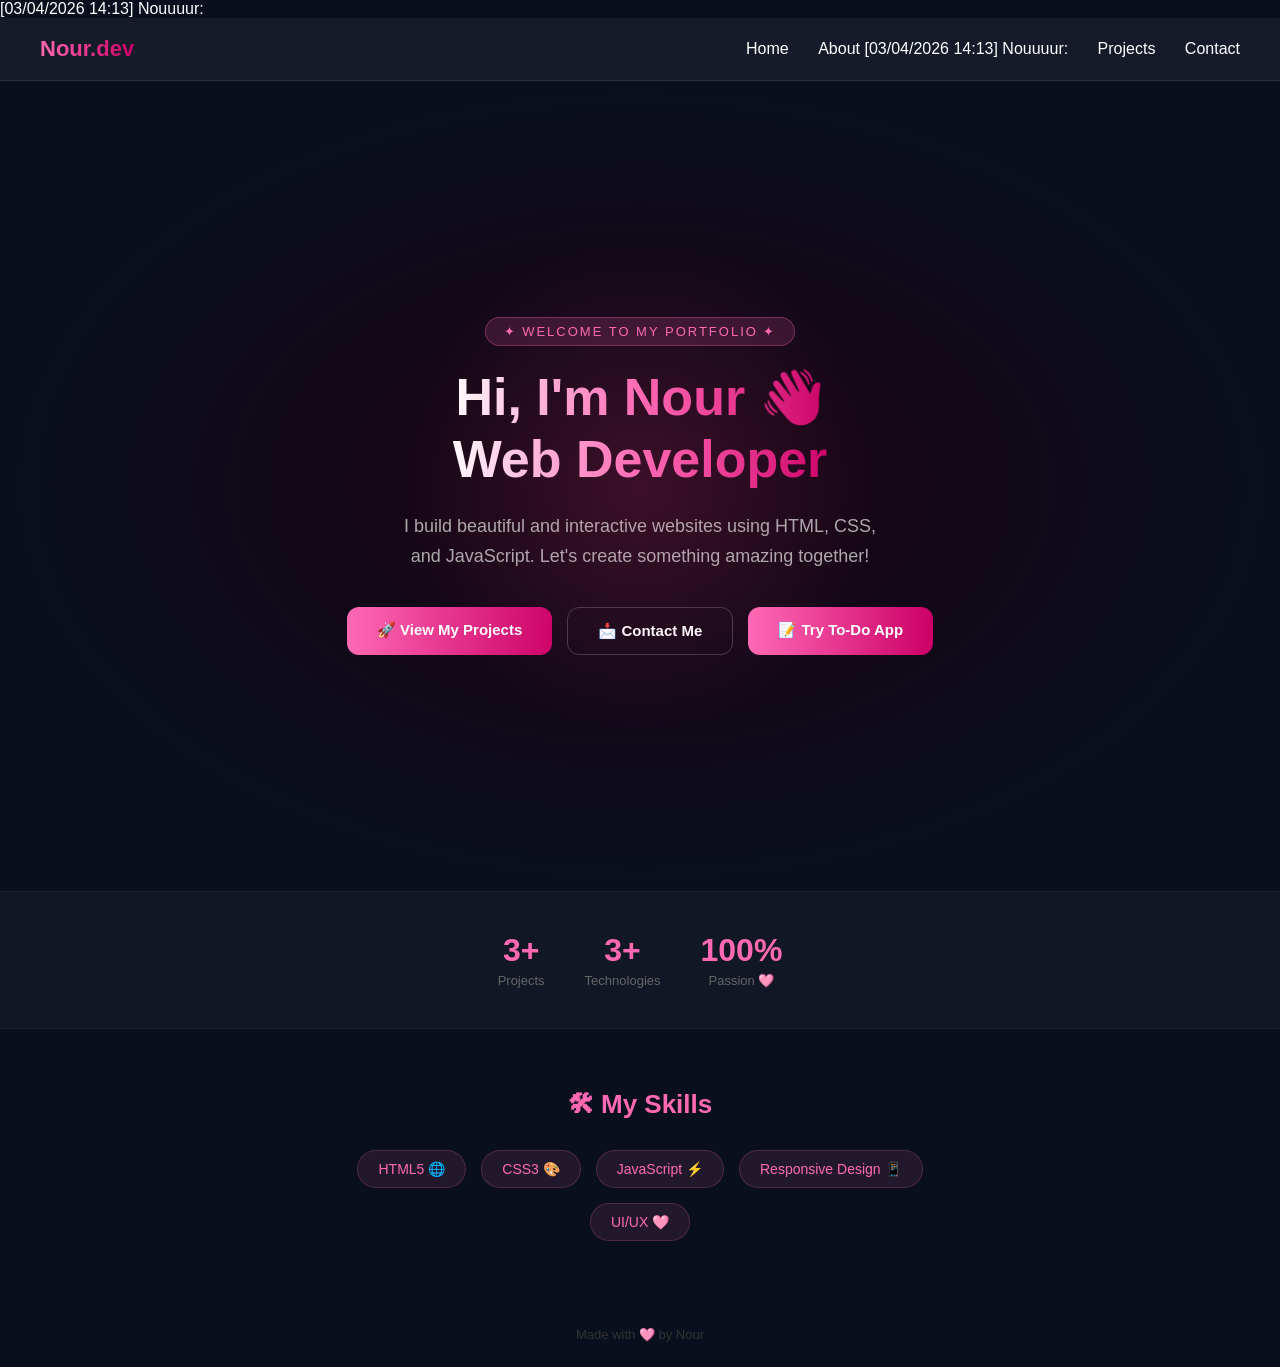
<file: index.html>
[03/04/2026 14:13] Nouuuur: <!DOCTYPE html>
<html lang="en">
<head>
    <meta charset="UTF-8">
    <title>My Portfolio</title>
    <style>
        * { margin: 0; padding: 0; box-sizing: border-box; }
        body { font-family: Arial, sans-serif; background: #0a0f1e; color: white; min-height: 100vh; }
        nav { background: rgba(255,255,255,0.05); backdrop-filter: blur(10px); padding: 18px 40px; display: flex; justify-content: space-between; align-items: center; border-bottom: 1px solid rgba(255,255,255,0.1); position: sticky; top: 0; z-index: 100; }
        .logo { font-size: 22px; font-weight: bold; background: linear-gradient(to right, #ff69b4, #cc0066); -webkit-background-clip: text; -webkit-text-fill-color: transparent; }
        .nav-links a { color: white; text-decoration: none; margin-left: 25px; font-size: 16px; transition: 0.3s; }
        .nav-links a:hover { color: #ff69b4; }
        .hero { display: flex; flex-direction: column; align-items: center; justify-content: center; min-height: 90vh; text-align: center; padding: 40px 20px; background: radial-gradient(ellipse at center, #1a0010 0%, #0a0f1e 70%); position: relative; overflow: hidden; }
        .hero::before { content: ''; position: absolute; width: 500px; height: 500px; background: radial-gradient(circle, rgba(255,105,180,0.15) 0%, transparent 70%); top: 50%; left: 50%; transform: translate(-50%, -50%); border-radius: 50%; }
        .hero-badge { background: rgba(255,105,180,0.15); border: 1px solid rgba(255,105,180,0.3); color: #ff69b4; padding: 6px 18px; border-radius: 20px; font-size: 13px; margin-bottom: 20px; letter-spacing: 2px; }
        .hero h1 { font-size: 52px; line-height: 1.2; margin-bottom: 20px; background: linear-gradient(to right, #ffffff, #ff69b4, #cc0066); -webkit-background-clip: text; -webkit-text-fill-color: transparent; }
        .hero p { font-size: 18px; color: #aaa; max-width: 500px; line-height: 1.7; margin-bottom: 35px; }
        .hero-buttons { display: flex; gap: 15px; flex-wrap: wrap; justify-content: center; }
        .btn-primary { padding: 14px 30px; background: linear-gradient(to right, #ff69b4, #cc0066); color: white; text-decoration: none; border-radius: 12px; font-weight: bold; font-size: 15px; transition: 0.3s; }
        .btn-primary:hover { opacity: 0.85; transform: translateY(-2px); box-shadow: 0 10px 25px rgba(255,105,180,0.4); }
        .btn-secondary { padding: 14px 30px; background: transparent; color: white; text-decoration: none; border-radius: 12px; font-weight: bold; font-size: 15px; border: 1px solid rgba(255,255,255,0.2); transition: 0.3s; }
        .btn-secondary:hover { border-color: #ff69b4; color: #ff69b4; }
        .stats { display: flex; justify-content: center; gap: 40px; padding: 40px 20px; background: rgba(255,255,255,0.03); border-top: 1px solid rgba(255,255,255,0.05); border-bottom: 1px solid rgba(255,255,255,0.05); flex-wrap: wrap; }
        .stat { text-align: center; }
        .stat span { display: block; font-size: 32px; font-weight: bold; color: #ff69b4; }
        .stat p { font-size: 13px; color: #666; margin-top: 4px; }
        .skills-section { padding: 60px 20px; text-align: center; }
        .skills-section h2 { font-size: 26px; margin-bottom: 30px; color: #ff69b4; }
        .skills-grid { display: flex; justify-content: center; gap: 15px; flex-wrap: wrap; max-width: 600px; margin: 0 auto; }
        .skill-tag { background: rgba(255,105,180,0.1); border: 1px solid rgba(255,105,180,0.2); color: #ff69b4; padding: 10px 20px; border-radius: 20px; font-size: 14px; transition: 0.3s; }
        .skill-tag:hover { background: rgba(255,105,180,0.2); transform: translateY(-2px); }
        footer { text-align: center; padding: 25px; color: #333; font-size: 13px; border-top: 1px solid #111; }
        @media (max-width: 600px) { .hero h1 { font-size: 32px; } .nav-links a { margin-left: 12px; font-size: 14px; } }
    </style>
</head>
<body>
    <nav>
        <div class="logo">Nour.dev</div>
        <div class="nav-links">
            <a href="index.html">Home</a>
            <a href="about.html">About</a>
[03/04/2026 14:13] Nouuuur: <a href="project.html">Projects</a>
            <a href="contact.html">Contact</a>
        </div>
    </nav>
    <div class="hero">
        <div class="hero-badge">✦ WELCOME TO MY PORTFOLIO ✦</div>
        <h1>Hi, I'm Nour 👋<br>Web Developer</h1>
        <p>I build beautiful and interactive websites using HTML, CSS, and JavaScript. Let's create something amazing together!</p>
        <div class="hero-buttons">
            <a href="project.html" class="btn-primary">🚀 View My Projects</a>
            <a href="contact.html" class="btn-secondary">📩 Contact Me</a>
            <a href="todo.html" class="btn-primary">📝 Try To-Do App</a>
        </div>
    </div>
    <div class="stats">
        <div class="stat"><span>3+</span><p>Projects</p></div>
        <div class="stat"><span>3+</span><p>Technologies</p></div>
        <div class="stat"><span>100%</span><p>Passion 🩷</p></div>
    </div>
    <div class="skills-section">
        <h2>🛠 My Skills</h2>
        <div class="skills-grid">
            <div class="skill-tag">HTML5 🌐</div>
            <div class="skill-tag">CSS3 🎨</div>
            <div class="skill-tag">JavaScript ⚡️</div>
            <div class="skill-tag">Responsive Design 📱</div>
            <div class="skill-tag">UI/UX 🩷</div>
        </div>
    </div>
    <footer>Made with 🩷 by Nour</footer>
</body>
</html>
</file>
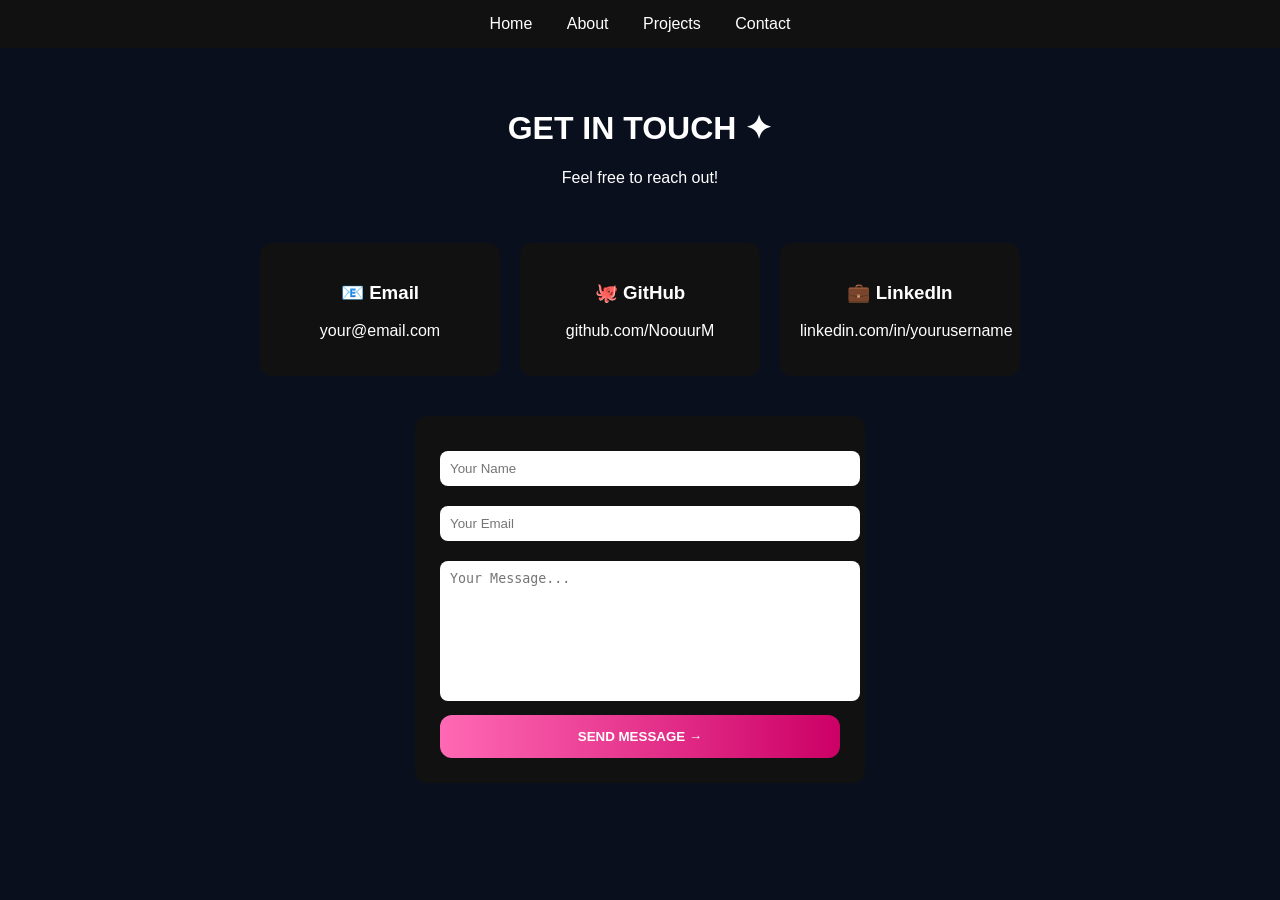
<file: contact.html>
<!DOCTYPE html>
<html lang="en">
<head>
<meta charset="UTF-8">
<base href="/my-portfolio/">
<meta name="viewport" content="width=device-width, initial-scale=1.0">
<title>Contact</title>

<style>
html{ scroll-behavior:smooth; }
body{ font-family:Arial; background:#0a0f1e; color:white; margin:0; }
nav{ text-align:center; padding:15px; background:#111; }
nav a{ color:white; margin:0 15px; text-decoration:none; }
nav a:hover{ color:#ff69b4; }
.hero{ text-align:center; padding:40px; }
.cards-container{ display:flex; justify-content:center; gap:20px; flex-wrap:wrap; }
.contact-card{ background:#111; padding:20px; border-radius:12px; text-align:center; width:200px; transition:0.3s; color:white; text-decoration:none; display:block; }
.contact-card:hover{ transform:translateY(-5px) scale(1.03); }
.form-container{ max-width:400px; margin:40px auto; background:#111; padding:25px; border-radius:12px; }
.form-group input, .form-group textarea{ width:100%; padding:10px; margin:10px 0; border:none; border-radius:8px; }
.form-group textarea{ height:120px; resize:none; }
.send-btn{ width:100%; padding:14px; background:linear-gradient(to right,#ff69b4,#cc0066); border:none; border-radius:12px; font-weight:bold; cursor:pointer; color:white; transition:0.3s; }
.send-btn:hover{ opacity:0.85; transform:scale(1.02); }
.success-msg{ display:none; text-align:center; color:#1dd1a1; margin-top:15px; }
</style>
</head>

<body>

<nav>
<a href="index.html">Home</a>
<a href="about.html">About</a>
<a href="project.html">Projects</a>
<a href="contact.html">Contact</a>
</nav>

<div class="hero">
<h1>GET IN TOUCH ✦</h1>
<p>Feel free to reach out!</p>
</div>

<div class="cards-container">
<a href="mailto:your@email.com" class="contact-card">
<h3>📧 Email</h3>
<p>your@email.com</p>
</a>
<a href="https://github.com/NoouurM" target="_blank" class="contact-card">
<h3>🐙 GitHub</h3>
<p>github.com/NoouurM</p>
</a>
<a href="https://linkedin.com/in/yourusername" target="_blank" class="contact-card">
<h3>💼 LinkedIn</h3>
<p>linkedin.com/in/yourusername</p>
</a>
</div>

<div class="form-container">
<form id="contactForm" action="https://formspree.io/f/mojpkdve" method="POST">
<div class="form-group">
<input type="text" name="name" placeholder="Your Name" required>
</div>
<div class="form-group">
<input type="email" name="email" placeholder="Your Email" required>
</div>
<div class="form-group">
<textarea name="message" placeholder="Your Message..." required></textarea>
</div>
<button type="submit" class="send-btn">SEND MESSAGE →</button>
<p class="success-msg" id="successMsg">✅ Message sent successfully!</p>
</form>
</div>

<script>
const form = document.getElementById("contactForm");
form.addEventListener("submit", async function(e) {
    e.preventDefault();
    const data = new FormData(form);
    try {
        const response = await fetch(form.action, {
            method: "POST",
            body: data,
            headers: { 'Accept': 'application/json' }
        });
        if (response.ok) {
            document.getElementById("successMsg").style.display = "block";
            form.reset();
        } else {
            alert("Error sending message 😢");
        }
    } catch (error) {
        alert("Network error 😢");
    }
});
</script>

</body>
</html>
</file>
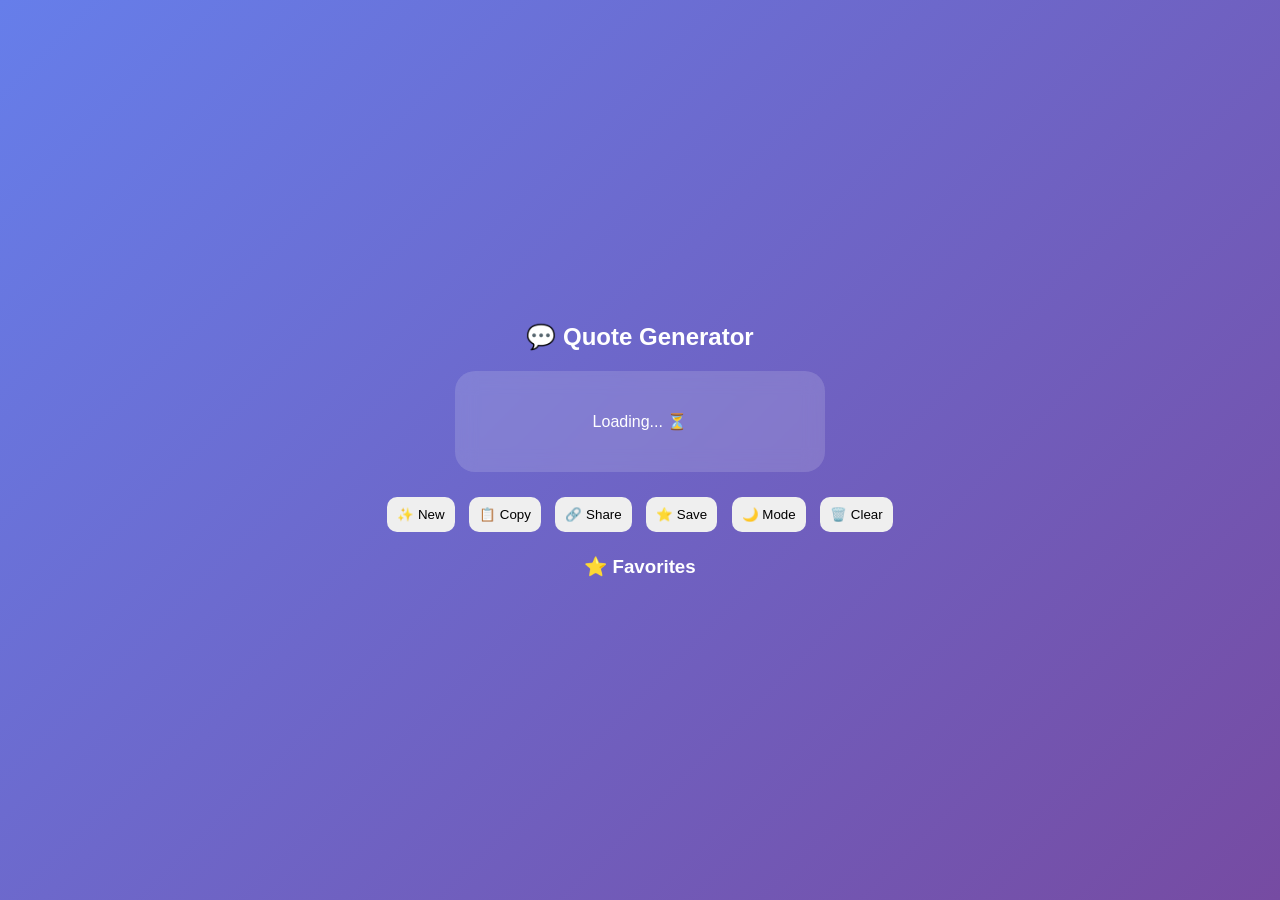
<file: index2.html>
<!DOCTYPE html>
<html lang="en">
<head>
  <meta charset="UTF-8">
  <title>Quotes App Pro</title>
  <link rel="stylesheet" href="style.css">
</head>
<body>

  <div class="container">

    <h2>💬 Quote Generator</h2>

    <div class="card">
      <p id="quote">Click New Quote ✨</p>
      <span id="author"></span>
    </div>

    <div class="buttons">
      <button onclick="getQuote()">✨ New</button>
      <button onclick="copyQuote()">📋 Copy</button>
      <button onclick="shareQuote()">🔗 Share</button>
      <button onclick="saveQuote()">⭐ Save</button>
      <button onclick="toggleMode()">🌙 Mode</button>
      <button onclick="clearFavorites()">🗑️ Clear</button>
    </div>

    <h3>⭐ Favorites</h3>
    <ul id="favList"></ul>

  </div>

  <div id="toast"></div>

  <script src="script.js"></script>
</body>
</html>
</file>
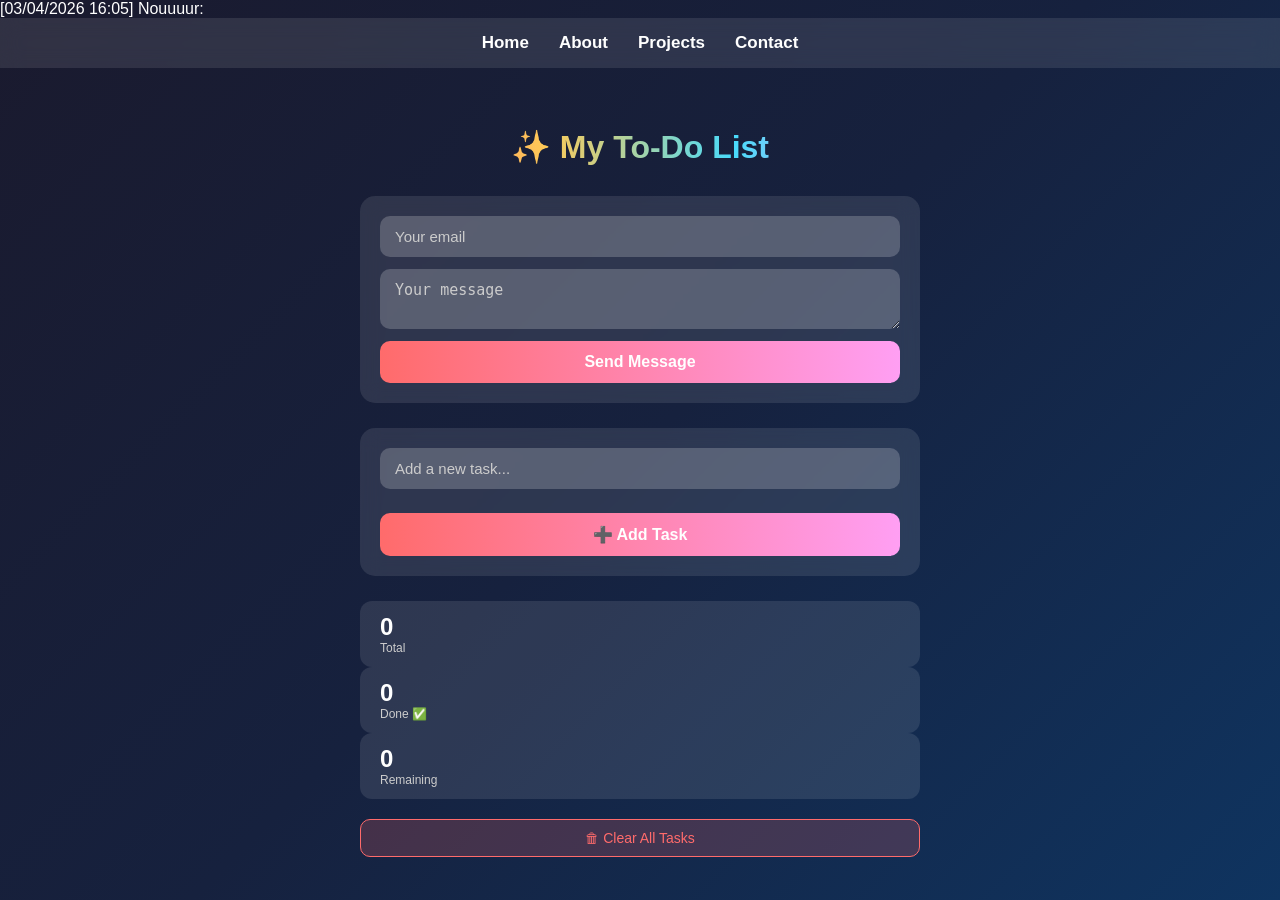
<file: todo.html>
[03/04/2026 16:05] Nouuuur: <!DOCTYPE html>
<html lang="en">
<head>
    <meta charset="UTF-8">
    <title>To-Do List App</title>
    <style>
        * {
            margin: 0;
            padding: 0;
            box-sizing: border-box;
        }

        body {
            font-family: Arial, sans-serif;
            background: linear-gradient(135deg, #1a1a2e, #16213e, #0f3460);
            min-height: 100vh;
            color: white;
        }

        nav {
            background: rgba(255,255,255,0.1);
            backdrop-filter: blur(10px);
            padding: 15px 30px;
            display: flex;
            justify-content: center;
            gap: 30px;
        }

        nav a {
            color: white;
            text-decoration: none;
            font-weight: bold;
            font-size: 17px;
            transition: 0.3s;
        }

        nav a:hover {
            color: #f0c0ff;
        }

        .container {
            max-width: 600px;
            margin: 40px auto;
            padding: 20px;
        }

        h1 {
            text-align: center;
            font-size: 32px;
            margin-bottom: 30px;
            background: linear-gradient(to right, #ff6b6b, #feca57, #48dbfb, #ff9ff3);
            -webkit-background-clip: text;
            -webkit-text-fill-color: transparent;
        }

        /* Formspree Form Styles */
        .contact-form {
            background: rgba(255,255,255,0.1);
            backdrop-filter: blur(10px);
            padding: 20px;
            border-radius: 15px;
            margin-bottom: 25px;
        }

        .contact-form input,
        .contact-form textarea {
            width: 100%;
            padding: 12px 15px;
            border-radius: 10px;
            border: none;
            background: rgba(255,255,255,0.2);
            color: white;
            font-size: 15px;
            margin-bottom: 12px;
            outline: none;
        }

        .contact-form input::placeholder,
        .contact-form textarea::placeholder {
            color: #ccc;
        }

        .contact-form button {
            width: 100%;
            padding: 12px;
            background: linear-gradient(to right, #ff6b6b, #ff9ff3);
            color: white;
            border: none;
            border-radius: 10px;
            font-size: 16px;
            font-weight: bold;
            cursor: pointer;
            transition: 0.3s;
        }

        .contact-form button:hover {
            opacity: 0.85;
            transform: scale(1.02);
        }

        /* Todo App Styles */
        .input-area {
            background: rgba(255,255,255,0.1);
            backdrop-filter: blur(10px);
            border-radius: 15px;
            padding: 20px;
            margin-bottom: 25px;
        }

        .input-area input {
            width: 100%;
            padding: 12px 15px;
            border-radius: 10px;
            border: none;
            background: rgba(255,255,255,0.2);
            color: white;
            font-size: 15px;
            margin-bottom: 12px;
            outline: none;
        }

        .input-area input::placeholder {
            color: #ccc;
        }

        .color-picker {
            display: flex;
            gap: 10px;
            margin-bottom: 12px;
            flex-wrap: wrap;
        }

        .color-btn {
            width: 30px;
            height: 30px;
            border-radius: 50%;
            border: 3px solid transparent;
            cursor: pointer;
            transition: 0.2s;
        }

        .color-btn.selected {
            border-color: white;
            transform: scale(1.2);
        }

        .add-btn {
            width: 100%;
            padding: 12px;
            background: linear-gradient(to right, #ff6b6b, #ff9ff3);
            color: white;
            border: none;
            border-radius: 10px;
            font-size: 16px;
            font-weight: bold;
            cursor: pointer;
            transition: 0.3s;
        }

        .add-btn:hover {
            opacity: 0.85;
            transform: scale(1.02);
        }

        .
[03/04/2026 16:05] Nouuuur: stats {
            display: flex;
            justify-content: space-around;
            margin-bottom: 20px;
            text-align: center;
        }

        .stat-box {
            background: rgba(255,255,255,0.1);
            padding: 12px 20px;
            border-radius: 12px;
        }

        .stat-box span {
            display: block;
            font-size: 24px;
            font-weight: bold;
        }

        .stat-box p {
            font-size: 12px;
            color: #ccc;
        }

        .task-list {
            display: flex;
            flex-direction: column;
            gap: 12px;
        }

        .task-item {
            display: flex;
            align-items: center;
            gap: 12px;
            padding: 15px;
            border-radius: 12px;
            background: rgba(255,255,255,0.08);
            border-left: 5px solid #fff;
            transition: 0.3s;
            animation: slideIn 0.3s ease;
        }

        @keyframes slideIn {
            from { opacity: 0; transform: translateX(-20px); }
            to { opacity: 1; transform: translateX(0); }
        }

        .task-item.done .task-text {
            text-decoration: line-through;
            opacity: 0.5;
        }

        .task-checkbox {
            width: 22px;
            height: 22px;
            cursor: pointer;
            accent-color: #ff9ff3;
        }

        .task-text {
            flex: 1;
            font-size: 15px;
        }

        .delete-btn {
            background: rgba(255, 107, 107, 0.3);
            border: none;
            color: #ff6b6b;
            padding: 6px 12px;
            border-radius: 8px;
            cursor: pointer;
            font-size: 16px;
            transition: 0.2s;
        }

        .delete-btn:hover {
            background: rgba(255, 107, 107, 0.6);
        }

        .empty-msg {
            text-align: center;
            color: #aaa;
            font-size: 15px;
            padding: 30px;
        }

        .clear-btn {
            width: 100%;
            margin-top: 20px;
            padding: 10px;
            background: rgba(255,107,107,0.2);
            color: #ff6b6b;
            border: 1px solid #ff6b6b;
            border-radius: 10px;
            font-size: 14px;
            cursor: pointer;
            transition: 0.3s;
        }

        .clear-btn:hover {
            background: rgba(255,107,107,0.4);
        }
    </style>
</head>
<body>

    <nav>
        <a href="index.html">Home</a>
        <a href="about.html">About</a>
        <a href="project.html">Projects</a>
        <a href="contact.html">Contact</a>
    </nav>

    <div class="container">
        <h1>✨ My To-Do List</h1>

        <!-- Formspree Contact Form -->
        <div class="contact-form">
            <form action="https://formspree.io/f/YOURENDPOINT" method="POST">
                <input type="email" name="email" placeholder="Your email" required>
                <textarea name="message" placeholder="Your message" required></textarea>
                <button type="submit">Send Message</button>
            </form>
        </div>

        <!-- Todo App Input Area -->
        <div class="input-area">
            <input type="text" id="taskInput" placeholder="Add a new task..." />
            <div class="color-picker" id="colorPicker"></div>
            <button class="add-btn" onclick="addTask()">➕ Add Task</button>
        </div>

        <div class="stats">
            <div class="stat-box">
                <span id="totalCount">0</span>
                <p>Total</p>
            </div>
            <div class="stat-box">
                <span id="doneCount">0</span>
                <p>Done ✅</p>
            </div>
            <div class="stat-box">
                <span id="leftCount">0</span>
                <p>Remaining</p>
            </div>
        </div>

        <div class="task-list" id="taskList"></div>

        <button class="clear-btn" onclick="clearAll()">🗑 Clear All Tasks</button>
    </div>

    <script>
[03/04/2026 16:05] Nouuuur: const colors = ['#ff6b6b', '#feca57', '#48dbfb', '#ff9ff3', '#54a0ff', '#5f27cd', '#00d2d3', '#1dd1a1'];
        let selectedColor = colors[0];
        let tasks = JSON.parse(localStorage.getItem('tasks')) || [];

        const picker = document.getElementById('colorPicker');
        colors.forEach(color => {
            const btn = document.createElement('div');
            btn.className = 'color-btn' + (color === selectedColor ? ' selected' : '');
            btn.style.background = color;
            btn.onclick = () => {
                selectedColor = color;
                document.querySelectorAll('.color-btn').forEach(b => b.classList.remove('selected'));
                btn.classList.add('selected');
            };
            picker.appendChild(btn);
        });

        function saveTasks() {
            localStorage.setItem('tasks', JSON.stringify(tasks));
        }

        function updateStats() {
            const done = tasks.filter(t => t.done).length;
            document.getElementById('totalCount').textContent = tasks.length;
            document.getElementById('doneCount').textContent = done;
            document.getElementById('leftCount').textContent = tasks.length - done;
        }

        function renderTasks() {
            const list = document.getElementById('taskList');
            list.innerHTML = '';

            if (tasks.length === 0) {
                list.innerHTML = '<p class="empty-msg">No tasks yet! Add one above 🎯</p>';
                updateStats();
                return;
            }

            tasks.forEach((task, index) => {
                const item = document.createElement('div');
                item.className = 'task-item' + (task.done ? ' done' : '');
                item.style.borderLeftColor = task.color;
                item.innerHTML = `
                    <input type="checkbox" class="task-checkbox" ${task.done ? 'checked' : ''} onchange="toggleTask(${index})">
                    <span class="task-text">${task.text}</span>
                    <button class="delete-btn" onclick="deleteTask(${index})">🗑</button>
                `;
                list.appendChild(item);
            });

            updateStats();
        }

        function addTask() {
            const input = document.getElementById('taskInput');
            const text = input.value.trim();
            if (!text) return;
            tasks.push({ text, color: selectedColor, done: false });
            input.value = '';
            saveTasks();
            renderTasks();
        }

        function toggleTask(index) {
            tasks[index].done = !tasks[index].done;
            saveTasks();
            renderTasks();
        }

        function deleteTask(index) {
            tasks.splice(index, 1);
            saveTasks();
            renderTasks();
        }

        function clearAll() {
            if (tasks.length === 0) return;
            if (confirm('Delete all tasks?')) {
                tasks = [];
                saveTasks();
                renderTasks();
            }
        }

        document.getElementById('taskInput').addEventListener('keydown', e => {
            if (e.key === 'Enter') addTask();
        });

        renderTasks();
    </script>

</body>
</html>
</file>
<file: style.css>
body {
  margin: 0;
  height: 100vh;
  display: flex;
  justify-content: center;
  align-items: center;
  font-family: Arial;
  background: linear-gradient(135deg, #667eea, #764ba2);
  color: white;
}

.container {
  text-align: center;
}

.card {
  background: rgba(255,255,255,0.15);
  backdrop-filter: blur(10px);
  padding: 25px;
  border-radius: 20px;
  width: 320px;
  margin: 20px auto;
}

button {
  margin: 5px;
  padding: 10px;
  border: none;
  border-radius: 10px;
  cursor: pointer;
}

button:hover {
  transform: scale(1.05);
}

#favList {
  list-style: none;
  padding: 0;
}

#favList li {
  background: rgba(255,255,255,0.2);
  margin: 5px;
  padding: 8px;
  border-radius: 8px;
}

/* Dark mode */
.dark {
  background: #0f172a;
  color: white;
}

.dark .card {
  background: rgba(255,255,255,0.08);
}

/* Toast */
#toast {
  position: fixed;
  bottom: 20px;
  left: 50%;
  transform: translateX(-50%);
  background: #000;
  color: white;
  padding: 10px 20px;
  border-radius: 10px;
  opacity: 0;
  transition: 0.3s;
}
</file>
